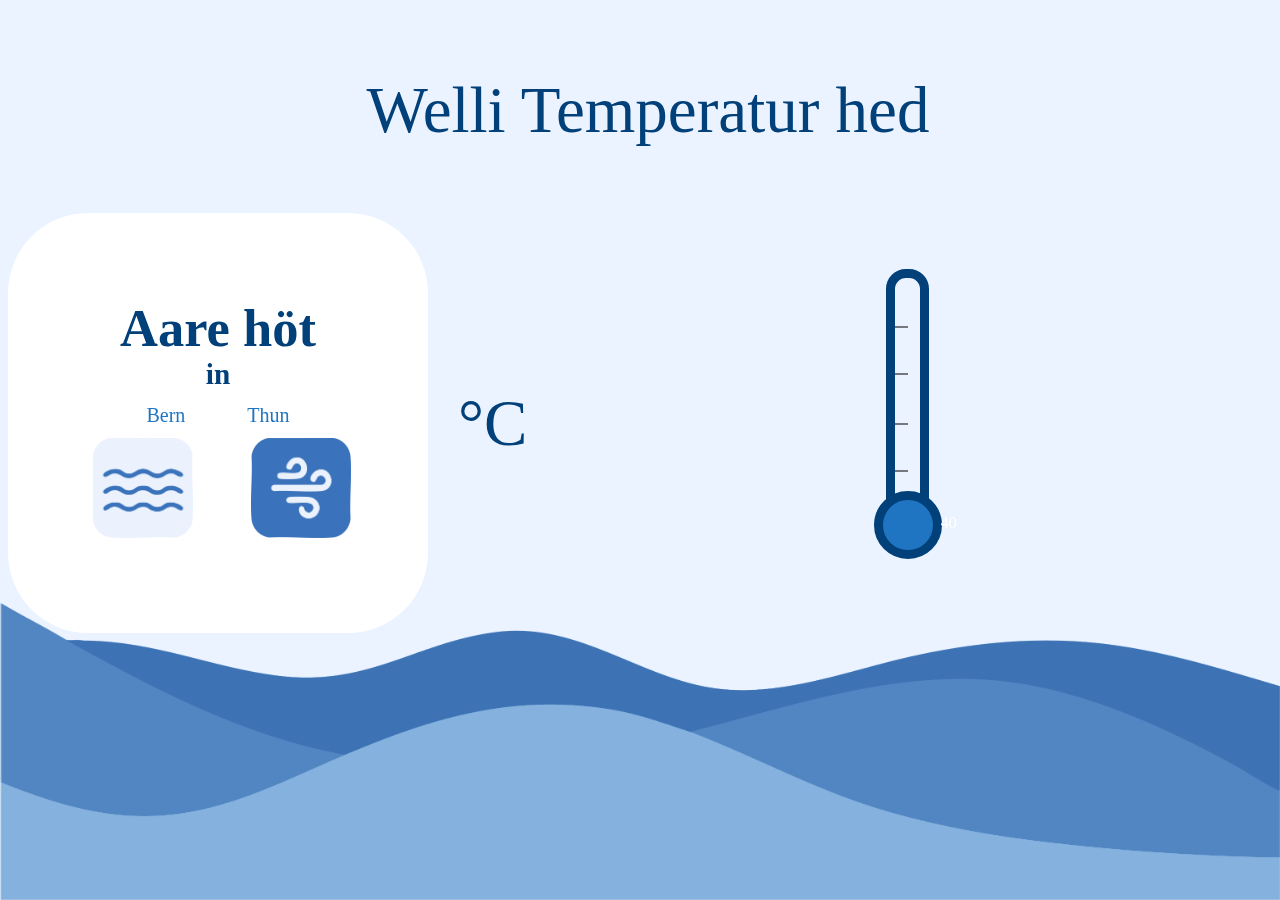
<file: index.html>
<!doctype html>
<html lang="de">
<head>
  <meta charset="UTF-8">
  <meta name="viewport" content="width=device-width, initial-scale=1.0">
  <meta http-equiv="X-UA-Compatible" content="ie=edge">
  <link rel="stylesheet" type="text/css" href="styles.css">
  <title>KatjAAREliane</title>
</head>
<body>
<main>
<section class= "titel" >
        <p>Welli Temperatur hed</p>
</section>

<section class="inhalte">
    <section class="hauptbox">
            
        <div class="h2_aarehöt">
            <h2>Aare höt</h2>
        </div>
        <div class="h3_in">   
            <h3>in</h3>
        </div>
        
        <!-- Stadt-Auswahl
            <div class="button-container">
            <button class="städte-button-bern">Bern</button>
            <button class="städte-button-thun">Thun</button>
            </div> -->
        
        <!-- Stadt-Auswahl -->
        <div class="button-container">
            <button class="bern-button staedte-button" id="buttonBern">Bern</button>
            <button class="thun-button staedte-button" id="buttonThun">Thun</button>
        </div>
    
    <!-- Temperatur-Auswahl -->
        <div class="button-container">
            <button class="icon-container-wasser" data-type="type" id="waterTemp" style="color: transparent; background-color: transparent; border-color: transparent; cursor: default;">
                <img src= "images/Wasser_icon_hell.png" alt="Wasser_icon" class="icon-container-wasser">
            </button>
            <button class="icon-container-luft" data-type="type" id="airTemp" style="color: transparent; background-color: transparent; border-color: transparent; cursor: default;">
                <img src="images/Luft_icon_ausgwählt.png" alt="Luft_icon" class="icon-container-luft"> 
            </button>
        </div>
    </section>
    <section class="temperaturanzeige">
        <p><span id="temperaturanzeige"><div id="output" class="output-box"></div></span> °C</p>
    </section>

        <div id="wrapper">	
            <div id="termometer">
                <div id="temperature" style="height:0" data-value="40"></div>
                <div id="graduations"></div>
            </div>
         </div>
</section>

<section class="hintergrund_wellen"></section>

<script src="script.js" type="module"></script>

</body>
</html>
</file>
<file: styles.css>
:root {
    --dunkelblau: rgba(1, 64, 121, 1);
    --hellblau: rgba(234, 243, 255, 1);
    --mittelblau: rgba(31, 117, 194, 1);
  }
  
  body {
    background-color: var(--hellblau);
    font-family: brevia bold;
    color: var(--dunkelblau);
    display: flex;
    width: 100%;
  }
  .titel {
    font-size: 65px;
    font-family: brevia black;
    display: flex;
    justify-content: center; /* Horizontale Zentrierung */
  
  }
  .h2_aarehöt {
    font-size: 35px;
    font-family: brevia black;
  }
  .h3_in {
    font-size: 25px;
    font-family: brevia black;
    margin-bottom: 3%;
  }
  
  h2, h3 {
    margin: 0;
    padding: 50;
  }
  
  .inhalte {
    display: flex;
    flex-direction: row;
    align-items: center;
    justify-content: space-evenly;
    width: 100vw;         /* nimmt volle Breite des Viewports */
    box-sizing: border-box;
  }
  .temperaturanzeige {
    font-size: 65px;
    font-family: brevia black;
    display: flex;
    flex-direction: row;
    align-items: center;
    justify-content: center;
    text-align: center;
  }
  
  .thermometer {
    font-size: 65px;
    font-family: brevia black;
    display: flex;
    flex-direction: row;
    align-items: center;
    justify-content: center;
    text-align: center;
  }
  
  .hauptbox {
    width: 400px;
    height: 400px;
    padding: 10px;
    border-radius: 80px;
    background-color: white;
  
    /* Inhalt zentrieren */
    display: flex;
    flex-direction: column;
    align-items: center;
    justify-content: center;
    text-align: center;
  }
  .button-container {
  display: flex;
  gap: 50px;
  margin-bottom: 10px;
  }
  .button_city_img {
    height: 40px;
  }

  .bern-button {
    font-size: 20px;
    font-family: brevia bold;
    border: none;
    border-radius: 5px;
    color: var(--mittelblau);
    background-color: white;
    cursor: pointer;
    transition: background-color 0.3s;
  }
  .thun-button {
    font-size: 20px;
    font-family: brevia bold;
    border: none;
    border-radius: 5px;
    background-color: white;
    color: var(--mittelblau);
    cursor: pointer;
    transition: background-color 0.3s;
  }

  .temps-button {
    display: flexbox;
    justify-content: center;
    position:fixed ;
    top: 0;
    width: 576px;
    font-family: brevia black;
    padding: 10px 20px;
    font-weight: bold;
    border: none;
    border-radius: 5px;
    background-color: #3399ff;
    color: white;
    cursor: pointer;
    transition: all 0.2s ease;
  }
  
  .icon-container-wasser {
    display: flex;
    gap: 50px;
    align-items: center;  /* Optional: vertikal zentrieren */
    width: 100px;
    height: 100px;
    margin-right: 8px;
    vertical-align: middle;
    }
  
    .icon-container-luft {
      display: flex;
      gap: 50px;
      align-items: center;  /* Optional: vertikal zentrieren */
      width: 100px;
      height: 100px;
      margin-right: 8px;
      vertical-align: middle;
      }
  
    .icon-container {
      display: flex;
      gap: 50px;
      margin-bottom: 10px;
    }
    
  .hintergrund_wellen {
    background-image: url('images/wellen_ohneHintergrund.png');
    background-repeat: no-repeat;
    background-size: 100% 100%;     /* darf verzerren */
    background-position: bottom;
    position: fixed;
    bottom: 0;
    left: 0;
    width: 100%;
    height: 33vh;
    z-index: -1; /* oder höher, wenn es über anderem Inhalt liegen soll */
  }
  
  .output-box {

    padding: 15px;
    border-radius: 10px;
    max-width: 300px;
    color: #003366;
  }

  @import url("https://fonts.googleapis.com/css?family=Jaldi&display=swap");

#wrapper {
	margin: auto;
	display: flex;
	flex-direction: column;
	align-items: center;
}

p {
	-webkit-user-select: none;
	-moz-user-select: none;
	-ms-user-select: none;
	user-select: none;
}

#info {
	opacity: 0.2;
	margin: 0;
	text-align: center;
}
#termometer {
	width: 25px;
	height: 240px;
	position: relative;
	border: 9px solid var(--dunkelblau);
	border-radius: 20px;
	z-index: 1;
	margin-bottom: 50px;
}

#termometer:before,
#termometer:after {
	position: absolute;
	content: "";
	border-radius: 50%;
}

#termometer:before {
	width: 100%;
	height: 59.5px;
	bottom: 9px;
	z-index: -1;
}

#termometer:after {
	transform: translateX(-50%);
	width: 50px;
	height: 50px;
	background-color: var(--mittelblau);;
	bottom: -41px;
	border: 9px solid var(--dunkelblau);
	z-index: -3;
	left: 50%;
}

#termometer #graduations {
	height: 59%;
	top: 20%;
	width: 50%;
	position: absolute;
	border-top: 2px solid rgba(0, 0, 0, 0.5);
	border-bottom: 2px solid rgba(0, 0, 0, 0.5);
}

#termometer #graduations:before {
	content: "";
	position: absolute;
	height: 34%;
	width: 100%;
	top: 32%;
	border-top: 2px solid rgba(0, 0, 0, 0.5);
	border-bottom: 2px solid rgba(0, 0, 0, 0.5);
}

#termometer #temperature {
	bottom: 0;
	background: linear-gradient(#f17a65, var(--mittelblau)) no-repeat bottom;
	width: 100%;
	border-radius: 16px;
	background-size: 100% 240px;
	transition: all 0.2s ease-in-out;
	position: absolute;
}

#termometer #temperature:before {
	content: attr(data-value);
	color: white;
	z-index: 2;
	padding: 5px 10px;
	border-radius: 5px;
	font-size: 1em;
	line-height: 1;
	transform: translateY(50%);
	left: calc(100% + 1em / 1.5);
	top: calc(-1em + 5px - 10px);
	position: absolute;
}

#termometer #temperature:after {
	content: "";
	border-top: calc(1em / 2.2) solid transparent;
	border-bottom: calc(1em / 2.2) solid transparent;
	left: 100%;
	top: calc(-1em / 2.2 + 5px);
	position: absolute;
}
  
 .dateAndtime {
  color: rebeccapurple;
  font-family: brevia;
  font-size: 15px;
 }
</file>
